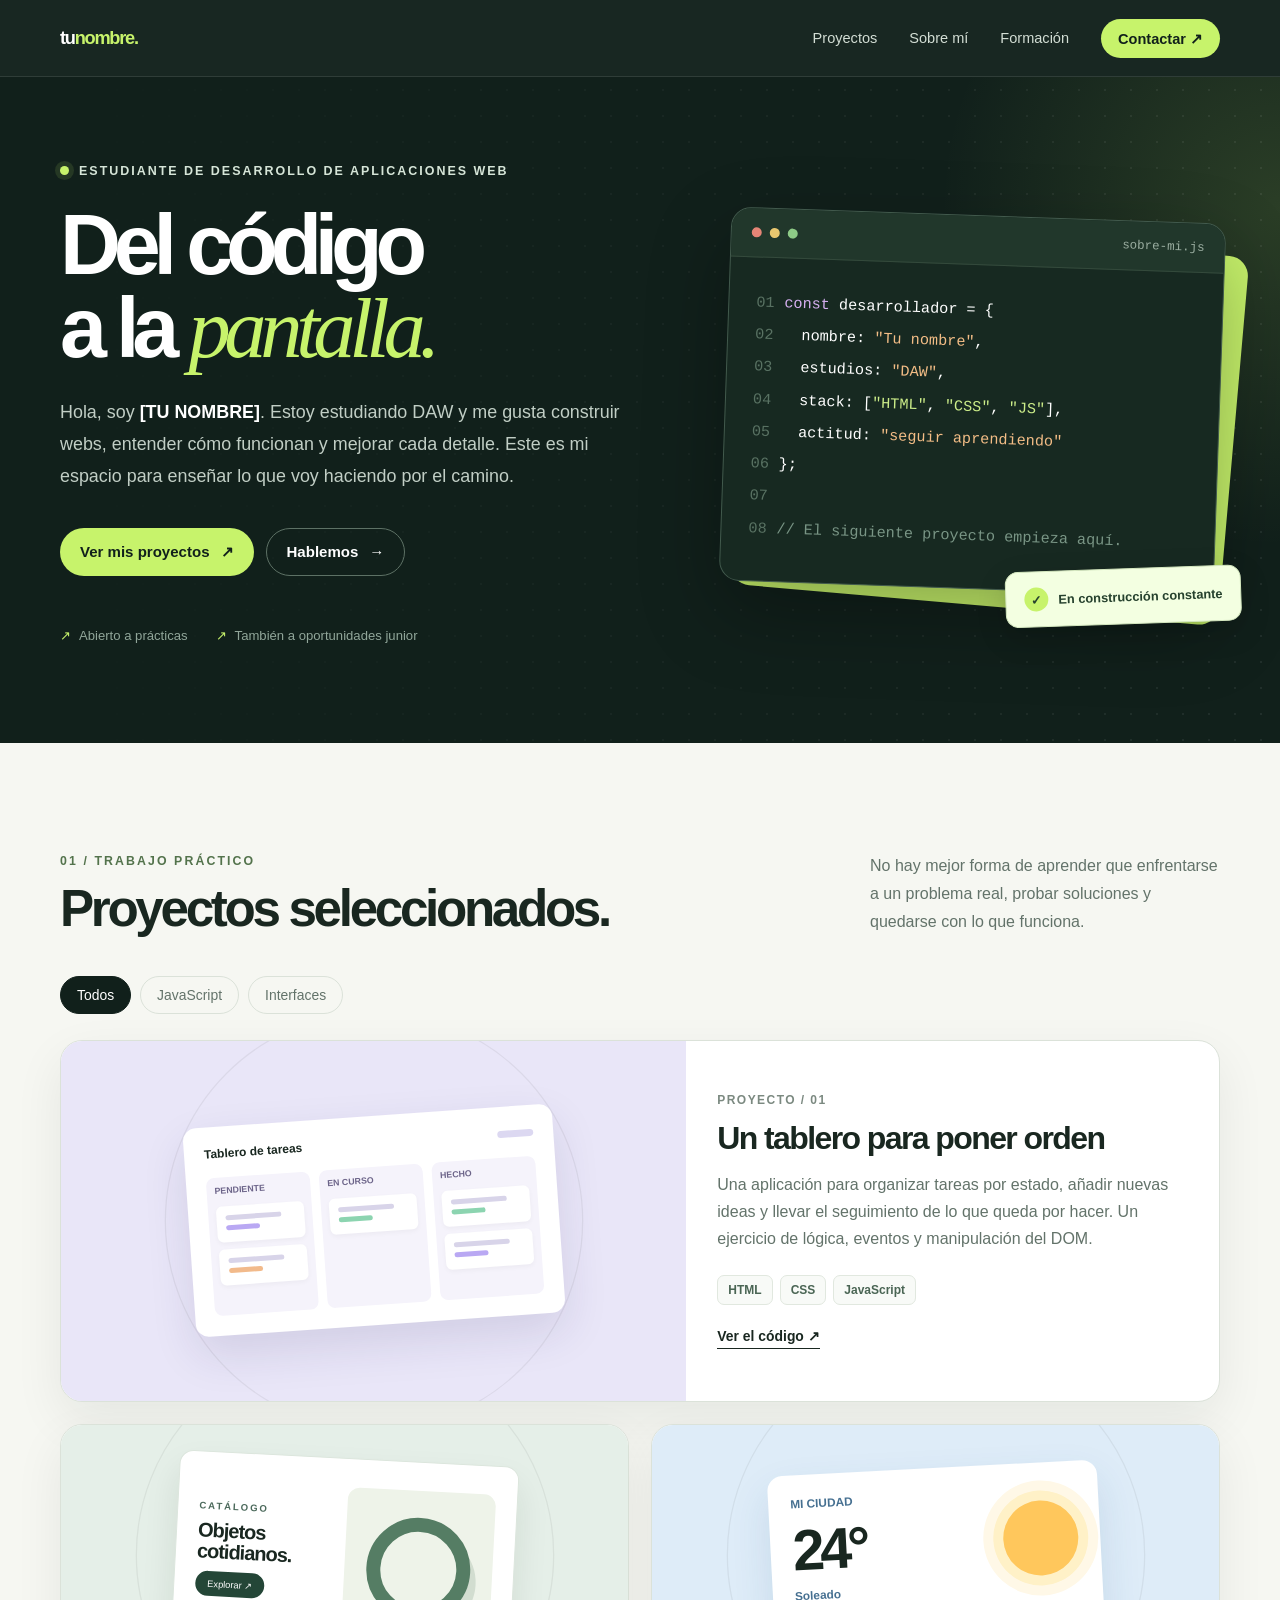
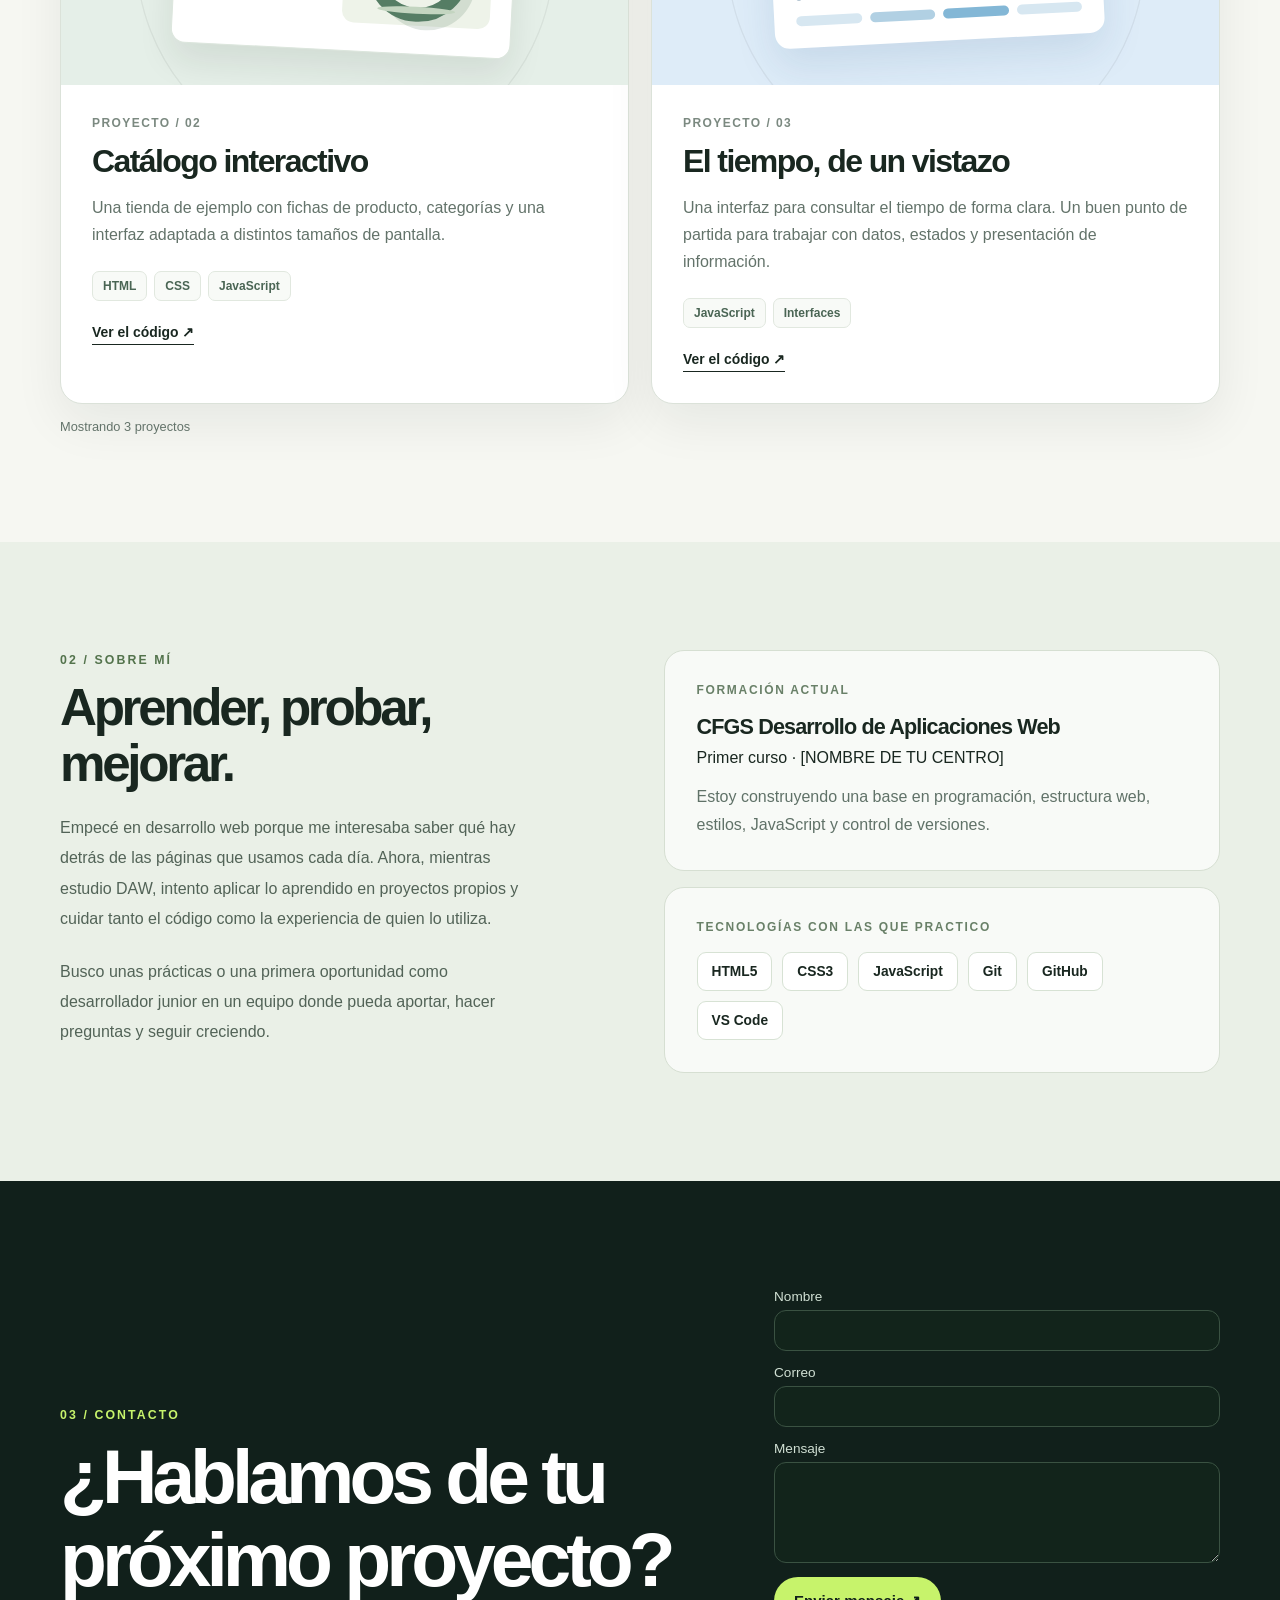
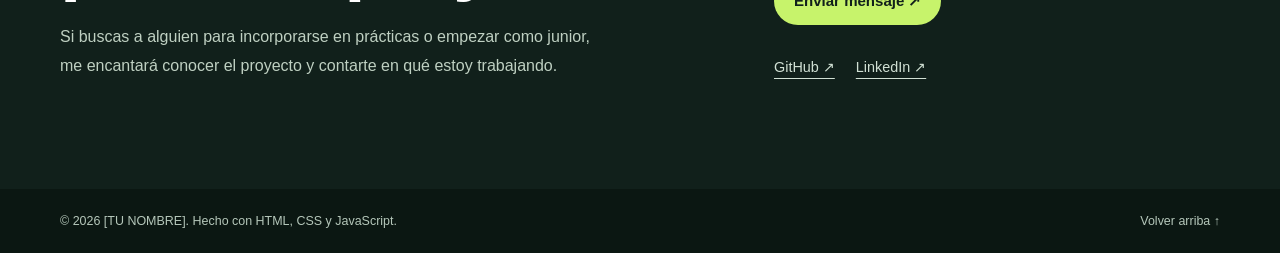
<file: index.html>
<!DOCTYPE html>
<html lang="es">
<head>
  <meta charset="UTF-8">
  <meta name="viewport" content="width=device-width, initial-scale=1.0">
  <meta name="description" content="Portfolio de desarrollo web: proyectos, formación y contacto.">
  <meta name="theme-color" content="#11201b">
  <title>Tu Nombre | Desarrollo web</title>
  <style>
    :root {
      --dark: #11201b;
      --dark-2: #1c3028;
      --paper: #f6f7f2;
      --white: #ffffff;
      --ink: #192720;
      --muted: #63736a;
      --line: #dbe2d9;
      --lime: #c7f36b;
      --radius: 22px;
      --shadow: 0 18px 50px rgba(17, 32, 27, .07);
    }

    * { box-sizing: border-box; }
    html { scroll-behavior: smooth; }
    body { margin: 0; font-family: "Segoe UI", Arial, sans-serif; color: var(--ink); background: var(--paper); }
    a { color: inherit; text-decoration: none; }
    button { font: inherit; cursor: pointer; }
    [hidden] { display: none !important; }
    ::selection { background: var(--lime); color: var(--dark); }
    :focus-visible { outline: 3px solid #75ad34; outline-offset: 4px; }
    section { scroll-margin-top: 90px; }
    .container { width: min(1160px, calc(100% - 44px)); margin: 0 auto; }
    .skip-link { position: absolute; top: -60px; left: 12px; z-index: 200; padding: 12px 16px; background: var(--lime); }
    .skip-link:focus { top: 12px; }

    /* Navegación */
    .site-header { position: sticky; top: 0; z-index: 100; background: rgba(17, 32, 27, .97); backdrop-filter: blur(16px); border-bottom: 1px solid rgba(255,255,255,.1); }
    .nav { min-height: 76px; display: flex; align-items: center; justify-content: space-between; gap: 25px; }
    .logo { color: white; font-size: 1.14rem; font-weight: 800; letter-spacing: -.07em; white-space: nowrap; }
    .logo span { color: var(--lime); }
    .nav-links { display: flex; align-items: center; gap: 32px; }
    .nav-links a { color: #d3ded5; font-size: .91rem; transition: color .2s; }
    .nav-links a:hover, .nav-links a:focus-visible { color: var(--lime); }
    .nav-links .nav-contact { color: var(--dark); background: var(--lime); padding: 11px 17px; border-radius: 100px; font-weight: 700; }
    .nav-links .nav-contact:hover { color: var(--dark); background: #d9ff92; }
    .menu-button { display: none; padding: 9px 12px; color: white; background: transparent; border: 1px solid #4b6156; border-radius: 10px; }

    /* Portada */
    .hero { position: relative; overflow: hidden; color: white; background: var(--dark); }
    .hero::before { content: ""; position: absolute; width: 740px; height: 740px; right: -370px; top: -240px; border-radius: 50%; background: radial-gradient(circle, rgba(199,243,107,.14), transparent 65%); pointer-events: none; }
    .hero::after { content: ""; position: absolute; inset: 0; background-image: radial-gradient(rgba(255,255,255,.07) 1px, transparent 1px); background-size: 26px 26px; mask-image: linear-gradient(90deg, transparent, black); pointer-events: none; }
    .hero-grid { position: relative; z-index: 1; display: grid; grid-template-columns: 1.1fr .9fr; align-items: center; gap: 60px; min-height: 620px; padding: 84px 0 100px; }
    .eyebrow { display: inline-flex; align-items: center; gap: 10px; margin: 0 0 26px; color: #d6e5d8; font-size: .78rem; font-weight: 700; letter-spacing: .16em; text-transform: uppercase; }
    .dot { width: 9px; height: 9px; flex: none; border-radius: 50%; background: var(--lime); box-shadow: 0 0 0 5px rgba(199,243,107,.11); }
    h1, h2, h3, p { margin-top: 0; }
    h1 { margin-bottom: 25px; font-size: clamp(3.5rem, 6.6vw, 6.6rem); line-height: .99; letter-spacing: -.085em; font-weight: 800; }
    h1 em { color: var(--lime); font-family: Georgia, serif; font-weight: 400; letter-spacing: -.075em; }
    .hero-intro { max-width: 570px; color: #c1cec5; font-size: 1.12rem; line-height: 1.8; }
    .hero-intro strong { color: white; font-weight: 650; }
    .hero-actions { display: flex; flex-wrap: wrap; gap: 12px; margin-top: 35px; }
    .button { display: inline-flex; justify-content: center; align-items: center; gap: 11px; min-height: 48px; padding: 13px 20px; border-radius: 100px; font-size: .94rem; font-weight: 750; transition: transform .2s, background .2s, border-color .2s; }
    .button:hover { transform: translateY(-2px); }
    .button-primary { color: var(--dark); background: var(--lime); }
    .button-primary:hover { background: #ddff9b; }
    .button-secondary { color: white; border: 1px solid #5d7165; }
    .button-secondary:hover { border-color: var(--lime); }
    .hero-footer { display: flex; flex-wrap: wrap; gap: 16px 28px; margin-top: 52px; color: #91a69a; font-size: .82rem; }
    .hero-footer span::before { content: "↗"; color: var(--lime); margin-right: 8px; }

    /* Una ventana de código creada con HTML y CSS */
    .visual { position: relative; min-width: 0; transform: rotate(2deg); }
    .visual::before { content: ""; position: absolute; z-index: -1; inset: 20px -15px -16px 20px; background: var(--lime); border-radius: 20px; transform: rotate(3deg); }
    .editor { overflow: hidden; border: 1px solid #425a4d; border-radius: 20px; background: #172921; box-shadow: 0 30px 80px rgba(0,0,0,.3); }
    .editor-bar { display: flex; align-items: center; gap: 8px; padding: 17px 20px; border-bottom: 1px solid #344a3c; background: #21372b; }
    .editor-bar i { width: 10px; height: 10px; border-radius: 50%; background: #e58576; }
    .editor-bar i:nth-child(2) { background: #e8c76f; }
    .editor-bar i:nth-child(3) { background: #8ecb87; }
    .editor-title { margin-left: auto; color: #9baea1; font: .78rem Consolas, monospace; }
    .editor-body { padding: 29px 27px 36px; font: clamp(.78rem, 1.3vw, .95rem)/2.12 Consolas, "Courier New", monospace; white-space: nowrap; }
    .editor-body .line-number { display: inline-block; width: 28px; color: #597263; user-select: none; }
    .syntax-purple { color: #d7b0f2; }
    .syntax-lime { color: #cced89; }
    .syntax-orange { color: #f3bd86; }
    .syntax-comment { color: #799585; }
    .editor-note { position: absolute; right: -28px; bottom: -30px; display: flex; align-items: center; gap: 10px; padding: 15px 18px; border: 1px solid #d4e7bf; border-radius: 13px; background: #f3ffe1; color: #25412d; font-size: .8rem; font-weight: 750; box-shadow: 0 10px 30px rgba(0,0,0,.15); transform: rotate(-4deg); }
    .editor-note::before { content: "✓"; display: grid; place-items: center; width: 24px; height: 24px; border-radius: 50%; background: var(--lime); }

    /* Secciones */
    .section { padding: 108px 0; }
    .section-heading { display: flex; align-items: end; justify-content: space-between; gap: 28px; margin-bottom: 40px; }
    .kicker { color: #53734c; font-size: .77rem; font-weight: 800; letter-spacing: .17em; text-transform: uppercase; }
    .section h2 { margin: 12px 0 0; font-size: clamp(2.4rem, 4vw, 4.3rem); letter-spacing: -.065em; line-height: 1.08; }
    .section-subtitle { max-width: 350px; margin: 0; color: var(--muted); line-height: 1.75; }

    /* Filtros y proyectos */
    .filters { display: flex; flex-wrap: wrap; gap: 9px; margin-bottom: 26px; }
    .filter { padding: 10px 16px; border: 1px solid var(--line); border-radius: 100px; background: transparent; color: var(--muted); font-size: .87rem; }
    .filter[aria-pressed="true"] { border-color: var(--dark); background: var(--dark); color: white; }
    .projects-grid { display: grid; grid-template-columns: repeat(2, minmax(0,1fr)); gap: 22px; }
    .project { overflow: hidden; border: 1px solid var(--line); border-radius: var(--radius); background: white; box-shadow: var(--shadow); transition: transform .25s, box-shadow .25s; }
    .project:hover { transform: translateY(-5px); box-shadow: 0 24px 50px rgba(17,32,27,.12); }
    .project-featured { display: grid; grid-template-columns: 1.08fr .92fr; grid-column: 1 / -1; min-height: 360px; }
    .project-preview { display: grid; place-items: center; min-height: 260px; padding: 25px; position: relative; overflow: hidden; }
    .project-featured .project-preview { min-height: 360px; }
    .project-preview::before { content: ""; position: absolute; width: 320px; height: 320px; border: 1px solid rgba(0,0,0,.06); border-radius: 50%; transform: scale(1.3); }
    .preview-board { background: #e9e6f8; }
    .preview-shop { background: #e5efe8; }
    .preview-weather { background: #deecf8; }
    .mini-board { position: relative; width: min(100%, 370px); padding: 20px; border-radius: 13px; background: #fff; box-shadow: 0 18px 45px rgba(38,31,90,.12); transform: rotate(-4deg); }
    .mini-title { display: flex; justify-content: space-between; align-items: center; margin-bottom: 17px; font-size: .75rem; font-weight: 800; }
    .mini-title span { display: inline-block; width: 36px; height: 7px; border-radius: 10px; background: #dcd8f1; }
    .kanban { display: grid; grid-template-columns: repeat(3,1fr); gap: 9px; }
    .kanban-col { min-height: 138px; padding: 8px; border-radius: 8px; background: #f5f3fb; }
    .kanban-label { margin-bottom: 11px; font-size: .55rem; font-weight: 800; color: #6c6489; }
    .task { height: 36px; margin-bottom: 7px; padding: 9px; border-radius: 6px; background: #fff; box-shadow: 0 2px 5px rgba(0,0,0,.04); }
    .task::before, .task::after { content: ""; display: block; width: 80%; height: 5px; border-radius: 8px; background: #d8d4e9; }
    .task::after { width: 48%; margin-top: 5px; background: #b9a8f3; }
    .task.green::after { background: #8cd4b0; }
    .task.orange::after { background: #f2ba8b; }
    .mini-shop { position: relative; display: grid; grid-template-columns: 1fr 1fr; align-items: center; width: min(100%, 340px); height: 193px; padding: 21px; border: 1px solid #dce6dd; border-radius: 14px; background: #fff; transform: rotate(3deg); box-shadow: 0 18px 35px rgba(17,32,27,.09); }
    .shop-label { color: #4b695b; font-size: .6rem; letter-spacing: .2em; font-weight: 800; }
    .shop-name { margin: 9px 0; font-size: 1.25rem; font-weight: 800; line-height: 1.05; letter-spacing: -.05em; }
    .shop-button { display: inline-block; padding: 7px 12px; border-radius: 100px; background: #244637; color: #fff; font-size: .58rem; }
    .shop-object { position: relative; height: 135px; border-radius: 12px; background: #eef3e9; }
    .shop-object::before { content: ""; position: absolute; top: 27px; left: 50%; width: 76px; height: 76px; border: 14px solid #557d64; border-radius: 50%; transform: translateX(-50%); box-shadow: 10px 12px 0 -4px rgba(23,72,39,.13); }
    .shop-object::after { content: ""; position: absolute; bottom: 12px; left: 50%; width: 78px; height: 7px; border-radius: 50%; background: #c3d5c0; transform: translateX(-50%); }
    .mini-weather { position: relative; width: min(100%, 330px); padding: 22px; border-radius: 15px; background: #fff; box-shadow: 0 18px 40px rgba(35,83,128,.12); transform: rotate(-3deg); }
    .weather-top { display: flex; align-items: center; justify-content: space-between; gap: 15px; }
    .weather-place { color: #467091; font-size: .74rem; font-weight: 800; }
    .weather-temp { margin: 6px 0; font-size: 3.6rem; font-weight: 750; letter-spacing: -.08em; }
    .sun { width: 75px; height: 75px; border-radius: 50%; background: #ffc75c; box-shadow: 0 0 0 10px #fff1c7, 0 0 0 20px #fff8e7; }
    .weather-bars { display: flex; gap: 8px; margin-top: 13px; }
    .weather-bars span { height: 10px; flex: 1; border-radius: 5px; background: #d7e7f1; }
    .weather-bars span:nth-child(2) { background: #b1d0e3; }
    .weather-bars span:nth-child(3) { background: #83b7d6; }
    .project-body { display: flex; flex-direction: column; justify-content: center; padding: 31px; }
    .project-index { color: #7b8980; font-size: .75rem; font-weight: 800; letter-spacing: .12em; }
    .project h3 { margin: 13px 0 14px; font-size: clamp(1.55rem, 2.5vw, 2.1rem); letter-spacing: -.05em; }
    .project-description { color: var(--muted); line-height: 1.7; }
    .tags { display: flex; flex-wrap: wrap; gap: 7px; margin: 7px 0 23px; }
    .tag { padding: 7px 10px; border: 1px solid #e1e8df; border-radius: 7px; color: #4a6554; background: #f8faf7; font-size: .75rem; font-weight: 650; }
    .project-link { width: fit-content; padding-bottom: 4px; border-bottom: 1px solid currentColor; font-weight: 800; font-size: .87rem; }
    .project-link:hover { color: #42712d; }
    .filter-status { margin: 15px 0 0; color: var(--muted); font-size: .8rem; }

    /* Formación y habilidades */
    .about { background: #eaf0e7; }
    .about-grid { display: grid; grid-template-columns: .95fr 1.05fr; gap: 100px; align-items: start; }
    .about-copy { margin-top: 22px; max-width: 480px; color: #526357; line-height: 1.9; }
    .about-card { padding: 32px; border: 1px solid #d6dfd2; border-radius: 20px; background: rgba(255,255,255,.67); }
    .about-card + .about-card { margin-top: 16px; }
    .card-overline { margin-bottom: 17px; color: #698068; font-size: .75rem; letter-spacing: .14em; text-transform: uppercase; font-weight: 800; }
    .about-card h3 { margin-bottom: 9px; font-size: 1.35rem; letter-spacing: -.04em; }
    .about-card p:last-child { margin-bottom: 0; color: #607268; line-height: 1.7; }
    .skill-list { display: flex; flex-wrap: wrap; gap: 10px; margin-top: 18px; }
    .skill { padding: 11px 14px; border-radius: 9px; background: #fff; border: 1px solid #d7e2d4; font-size: .86rem; font-weight: 700; }

    /* Contacto y pie */
    .contact { background: var(--dark); color: white; }
    .contact-inner { display: grid; grid-template-columns: 1.2fr .8fr; align-items: end; gap: 45px; }
    .contact .kicker { color: var(--lime); }
    .contact h2 { max-width: 620px; font-size: clamp(3rem, 6vw, 6rem); }
    .contact p { max-width: 540px; margin: 22px 0 0; color: #bfd0c2; line-height: 1.8; }
    .contact-actions { display: flex; flex-direction: column; align-items: flex-start; gap: 20px; padding-bottom: 6px; }
    .contact-form { display: grid; gap: 14px; width: 100%; }
    .contact-form label { display: grid; gap: 6px; font-size: .85rem; color: #d1e0d4; }
    .contact-form input, .contact-form textarea { width: 100%; padding: 12px 14px; border: 1px solid #3a5242; border-radius: 12px; background: #12241b; color: white; font: inherit; }
    .contact-form input:focus, .contact-form textarea:focus { outline: 2px solid var(--lime); }
    .contact-form button { justify-self: start; cursor: pointer; border: 0; }
    .contact .form-status { margin: 0; font-size: .9rem; color: var(--lime); }
    .socials { display: flex; flex-wrap: wrap; gap: 21px; }
    .socials a { color: #d1e0d4; font-size: .9rem; text-decoration: underline; text-underline-offset: 6px; }
    .socials a:hover { color: var(--lime); }
    .footer { padding: 25px 0; color: #b5c7ba; background: #0b1712; font-size: .78rem; }
    .footer-inner { display: flex; align-items: center; justify-content: space-between; gap: 14px; }
    .footer p { margin: 0; }

    @media (max-width: 920px) {
      .hero-grid { gap: 42px; grid-template-columns: 1fr; padding: 70px 0 90px; }
      .hero-copy { max-width: 690px; }
      .visual { width: min(490px, calc(100% - 20px)); margin: 0 auto; }
      .about-grid { gap: 50px; }
      .editor-body { font-size: .9rem; }
    }
    @media (max-width: 680px) {
      .container { width: min(100% - 32px, 1160px); }
      .nav { min-height: 66px; }
      .menu-button { display: inline-block; }
      .nav-links { display: none; position: absolute; top: 66px; left: 0; right: 0; padding: 22px; align-items: stretch; flex-direction: column; gap: 22px; background: #182920; border-bottom: 1px solid #3b5144; }
      .nav-links.open { display: flex; }
      .nav-links .nav-contact { text-align: center; }
      .hero-grid { min-height: auto; padding: 62px 0 84px; }
      h1 { font-size: clamp(3.15rem, 12vw, 4.9rem); }
      .hero-intro { font-size: 1rem; }
      .hero-footer { margin-top: 33px; }
      .visual { margin-top: 10px; }
      .editor-note { right: -8px; bottom: -25px; }
      .section { padding: 75px 0; }
      .section-heading { display: block; }
      .section-subtitle { margin-top: 18px; }
      .projects-grid { grid-template-columns: 1fr; }
      .project-featured { grid-column: auto; display: block; }
      .project-featured .project-preview { min-height: 270px; }
      .about-grid, .contact-inner { grid-template-columns: 1fr; gap: 28px; }
      .about-card { padding: 25px; }
      .contact-actions { align-items: flex-start; }
      .footer-inner { align-items: flex-start; flex-direction: column; }
    }
    @media (prefers-reduced-motion: reduce) {
      html { scroll-behavior: auto; }
      *, *::before, *::after { transition: none !important; animation: none !important; }
    }
  </style>
</head>
<body>
  <a class="skip-link" href="#contenido">Ir al contenido</a>

  <header class="site-header">
    <nav class="container nav" aria-label="Navegación principal">
      <a class="logo" href="#inicio" aria-label="Volver al inicio">tu<span>nombre.</span></a>
      <button class="menu-button" id="menuButton" aria-controls="navLinks" aria-expanded="false" type="button">Menú ☰</button>
      <div class="nav-links" id="navLinks">
        <a href="#proyectos">Proyectos</a>
        <a href="#sobre-mi">Sobre mí</a>
        <a href="#formacion">Formación</a>
        <a class="nav-contact" href="#contacto">Contactar ↗</a>
      </div>
    </nav>
  </header>

  <main id="contenido">
    <section class="hero" id="inicio" aria-labelledby="hero-title">
      <div class="container hero-grid">
        <div class="hero-copy">
          <p class="eyebrow"><span class="dot" aria-hidden="true"></span> Estudiante de Desarrollo de Aplicaciones Web</p>
          <h1 id="hero-title">Del código<br>a la <em>pantalla.</em></h1>
          <p class="hero-intro">Hola, soy <strong>[TU NOMBRE]</strong>. Estoy estudiando DAW y me gusta construir webs, entender cómo funcionan y mejorar cada detalle. Este es mi espacio para enseñar lo que voy haciendo por el camino.</p>
          <div class="hero-actions">
            <a class="button button-primary" href="#proyectos">Ver mis proyectos <span aria-hidden="true">↗</span></a>
            <a class="button button-secondary" href="#contacto">Hablemos <span aria-hidden="true">→</span></a>
          </div>
          <div class="hero-footer"><span>Abierto a prácticas</span><span>También a oportunidades junior</span></div>
        </div>

        <div class="visual" aria-label="Ilustración de un editor de código">
          <div class="editor" aria-hidden="true">
            <div class="editor-bar"><i></i><i></i><i></i><span class="editor-title">sobre-mi.js</span></div>
            <div class="editor-body">
              <div><span class="line-number">01</span><span class="syntax-purple">const</span> desarrollador = {</div>
              <div><span class="line-number">02</span>&nbsp; nombre: <span class="syntax-orange">"Tu nombre"</span>,</div>
              <div><span class="line-number">03</span>&nbsp; estudios: <span class="syntax-orange">"DAW"</span>,</div>
              <div><span class="line-number">04</span>&nbsp; stack: [<span class="syntax-lime">"HTML"</span>, <span class="syntax-lime">"CSS"</span>, <span class="syntax-lime">"JS"</span>],</div>
              <div><span class="line-number">05</span>&nbsp; actitud: <span class="syntax-orange">"seguir aprendiendo"</span></div>
              <div><span class="line-number">06</span>};</div>
              <div><span class="line-number">07</span>&nbsp;</div>
              <div><span class="line-number">08</span><span class="syntax-comment">// El siguiente proyecto empieza aquí.</span></div>
            </div>
          </div>
          <div class="editor-note">En construcción constante</div>
        </div>
      </div>
    </section>

    <section class="section" id="proyectos" aria-labelledby="proyectos-title">
      <div class="container">
        <div class="section-heading reveal">
          <div><span class="kicker">01 / Trabajo práctico</span><h2 id="proyectos-title">Proyectos seleccionados<span aria-hidden="true">.</span></h2></div>
          <p class="section-subtitle">No hay mejor forma de aprender que enfrentarse a un problema real, probar soluciones y quedarse con lo que funciona.</p>
        </div>

        <!-- EJEMPLOS: reemplaza estos tres proyectos, descripciones y enlaces por los tuyos antes de publicar. -->
        <div class="filters" role="group" aria-label="Filtrar proyectos">
          <button class="filter" data-filter="todos" aria-pressed="true" type="button">Todos</button>
          <button class="filter" data-filter="javascript" aria-pressed="false" type="button">JavaScript</button>
          <button class="filter" data-filter="interfaces" aria-pressed="false" type="button">Interfaces</button>
        </div>

        <div class="projects-grid" id="projectsGrid">
          <article class="project project-featured reveal" data-category="javascript interfaces">
            <div class="project-preview preview-board" aria-hidden="true">
              <div class="mini-board">
                <div class="mini-title">Tablero de tareas <span></span></div>
                <div class="kanban">
                  <div class="kanban-col"><div class="kanban-label">PENDIENTE</div><div class="task"></div><div class="task orange"></div></div>
                  <div class="kanban-col"><div class="kanban-label">EN CURSO</div><div class="task green"></div></div>
                  <div class="kanban-col"><div class="kanban-label">HECHO</div><div class="task green"></div><div class="task"></div></div>
                </div>
              </div>
            </div>
            <div class="project-body">
              <span class="project-index">PROYECTO / 01</span>
              <h3>Un tablero para poner orden</h3>
              <p class="project-description">Una aplicación para organizar tareas por estado, añadir nuevas ideas y llevar el seguimiento de lo que queda por hacer. Un ejercicio de lógica, eventos y manipulación del DOM.</p>
              <div class="tags"><span class="tag">HTML</span><span class="tag">CSS</span><span class="tag">JavaScript</span></div>
              <a class="project-link" href="https://github.com/TU_USUARIO/REPOSITORIO_1" target="_blank" rel="noopener noreferrer" aria-label="Ver el código del proyecto 1 en GitHub">Ver el código ↗</a>
            </div>
          </article>

          <article class="project reveal" data-category="interfaces javascript">
            <div class="project-preview preview-shop" aria-hidden="true">
              <div class="mini-shop"><div><div class="shop-label">CATÁLOGO</div><div class="shop-name">Objetos<br>cotidianos.</div><span class="shop-button">Explorar ↗</span></div><div class="shop-object"></div></div>
            </div>
            <div class="project-body">
              <span class="project-index">PROYECTO / 02</span>
              <h3>Catálogo interactivo</h3>
              <p class="project-description">Una tienda de ejemplo con fichas de producto, categorías y una interfaz adaptada a distintos tamaños de pantalla.</p>
              <div class="tags"><span class="tag">HTML</span><span class="tag">CSS</span><span class="tag">JavaScript</span></div>
              <a class="project-link" href="https://github.com/TU_USUARIO/REPOSITORIO_2" target="_blank" rel="noopener noreferrer" aria-label="Ver el código del proyecto 2 en GitHub">Ver el código ↗</a>
            </div>
          </article>

          <article class="project reveal" data-category="javascript">
            <div class="project-preview preview-weather" aria-hidden="true">
              <div class="mini-weather"><div class="weather-top"><div><div class="weather-place">MI CIUDAD</div><div class="weather-temp">24°</div><div class="weather-place">Soleado</div></div><div class="sun"></div></div><div class="weather-bars"><span></span><span></span><span></span><span></span></div></div>
            </div>
            <div class="project-body">
              <span class="project-index">PROYECTO / 03</span>
              <h3>El tiempo, de un vistazo</h3>
              <p class="project-description">Una interfaz para consultar el tiempo de forma clara. Un buen punto de partida para trabajar con datos, estados y presentación de información.</p>
              <div class="tags"><span class="tag">JavaScript</span><span class="tag">Interfaces</span></div>
              <a class="project-link" href="https://github.com/TU_USUARIO/REPOSITORIO_3" target="_blank" rel="noopener noreferrer" aria-label="Ver el código del proyecto 3 en GitHub">Ver el código ↗</a>
            </div>
          </article>
        </div>
        <p class="filter-status" id="filterStatus" aria-live="polite">Mostrando 3 proyectos</p>
      </div>
    </section>

    <section class="section about" id="sobre-mi" aria-labelledby="about-title">
      <div class="container about-grid">
        <div class="reveal">
          <span class="kicker">02 / Sobre mí</span>
          <h2 id="about-title">Aprender, probar, mejorar.</h2>
          <p class="about-copy">Empecé en desarrollo web porque me interesaba saber qué hay detrás de las páginas que usamos cada día. Ahora, mientras estudio DAW, intento aplicar lo aprendido en proyectos propios y cuidar tanto el código como la experiencia de quien lo utiliza.</p>
          <p class="about-copy">Busco unas prácticas o una primera oportunidad como desarrollador junior en un equipo donde pueda aportar, hacer preguntas y seguir creciendo.</p>
        </div>
        <div id="formacion" class="reveal">
          <div class="about-card">
            <p class="card-overline">Formación actual</p>
            <h3>CFGS Desarrollo de Aplicaciones Web</h3>
            <p>Primer curso · [NOMBRE DE TU CENTRO]</p>
            <p>Estoy construyendo una base en programación, estructura web, estilos, JavaScript y control de versiones.</p>
          </div>
          <div class="about-card">
            <p class="card-overline">Tecnologías con las que practico</p>
            <div class="skill-list" aria-label="Tecnologías"><span class="skill">HTML5</span><span class="skill">CSS3</span><span class="skill">JavaScript</span><span class="skill">Git</span><span class="skill">GitHub</span><span class="skill">VS Code</span></div>
          </div>
        </div>
      </div>
    </section>

    <section class="section contact" id="contacto" aria-labelledby="contact-title">
      <div class="container contact-inner">
        <div class="reveal">
          <span class="kicker">03 / Contacto</span>
          <h2 id="contact-title">¿Hablamos de tu próximo proyecto?</h2>
          <p>Si buscas a alguien para incorporarse en prácticas o empezar como junior, me encantará conocer el proyecto y contarte en qué estoy trabajando.</p>
        </div>
        <div class="contact-actions reveal">
          <form class="contact-form" id="contact-form" action="https://formsubmit.co/cyuste@gmail.com" method="POST">
            <label>Nombre <input type="text" name="name" required maxlength="100" autocomplete="name"></label>
            <label>Correo <input type="email" name="email" required maxlength="150" autocomplete="email"></label>
            <label>Mensaje <textarea name="message" rows="5" required maxlength="2000"></textarea></label>
            <input type="hidden" name="_subject" value="Nuevo mensaje desde tu portfolio">
            <input type="hidden" name="_captcha" value="false">
            <input type="text" name="_honey" tabindex="-1" autocomplete="off" style="display:none">
            <button class="button button-primary" type="submit">Enviar mensaje ↗</button>
            <p class="form-status" id="form-status" role="status" aria-live="polite"></p>
          </form>
          <div class="socials">
            <a href="https://github.com/TU_USUARIO" target="_blank" rel="noopener noreferrer">GitHub ↗</a>
            <a href="https://www.linkedin.com/in/TU_PERFIL" target="_blank" rel="noopener noreferrer">LinkedIn ↗</a>
          </div>
        </div>
      </div>
    </section>
  </main>

  <footer class="footer">
    <div class="container footer-inner">
      <p>© <span id="year"></span> [TU NOMBRE]. Hecho con HTML, CSS y JavaScript.</p>
      <a href="#inicio">Volver arriba ↑</a>
    </div>
  </footer>

  <script>
    // Menú para pantallas pequeñas
    const menuButton = document.getElementById("menuButton");
    const navLinks = document.getElementById("navLinks");

    function cerrarMenu() {
      navLinks.classList.remove("open");
      menuButton.setAttribute("aria-expanded", "false");
    }

    menuButton.addEventListener("click", () => {
      const abierto = navLinks.classList.toggle("open");
      menuButton.setAttribute("aria-expanded", String(abierto));
    });
    navLinks.querySelectorAll("a").forEach(enlace => {
      enlace.addEventListener("click", cerrarMenu);
    });
    document.addEventListener("keydown", evento => {
      if (evento.key === "Escape") cerrarMenu();
    });

    // Filtros de proyectos
    const filtros = document.querySelectorAll("[data-filter]");
    const proyectos = document.querySelectorAll(".project");
    const filterStatus = document.getElementById("filterStatus");

    filtros.forEach(boton => {
      boton.addEventListener("click", () => {
        const categoria = boton.dataset.filter;
        filtros.forEach(filtro => {
          filtro.setAttribute("aria-pressed", String(filtro === boton));
        });

        let visibles = 0;
        proyectos.forEach(proyecto => {
          const categorias = proyecto.dataset.category.split(" ");
          const mostrar = categoria === "todos" || categorias.includes(categoria);
          proyecto.hidden = !mostrar;
          if (mostrar) visibles++;
        });
        filterStatus.textContent = `Mostrando ${visibles} ${visibles === 1 ? "proyecto" : "proyectos"}`;
      });
    });

    // Envío del formulario de contacto sin recargar la página
    const form = document.getElementById("contact-form");
    const formStatus = document.getElementById("form-status");
    form.addEventListener("submit", async evento => {
      evento.preventDefault();
      formStatus.textContent = "Enviando...";
      try {
        const respuesta = await fetch("https://formsubmit.co/ajax/cyuste@gmail.com", {
          method: "POST",
          headers: { Accept: "application/json" },
          body: new FormData(form)
        });
        if (!respuesta.ok) throw new Error();
        form.reset();
        formStatus.textContent = "¡Mensaje enviado! Te responderé pronto.";
      } catch {
        formStatus.textContent = "No se pudo enviar. Inténtalo de nuevo o escribe a cyuste@gmail.com.";
      }
    });

    // Año actualizado automáticamente
    document.getElementById("year").textContent = new Date().getFullYear();

  </script>
</body>
</html>
</file>
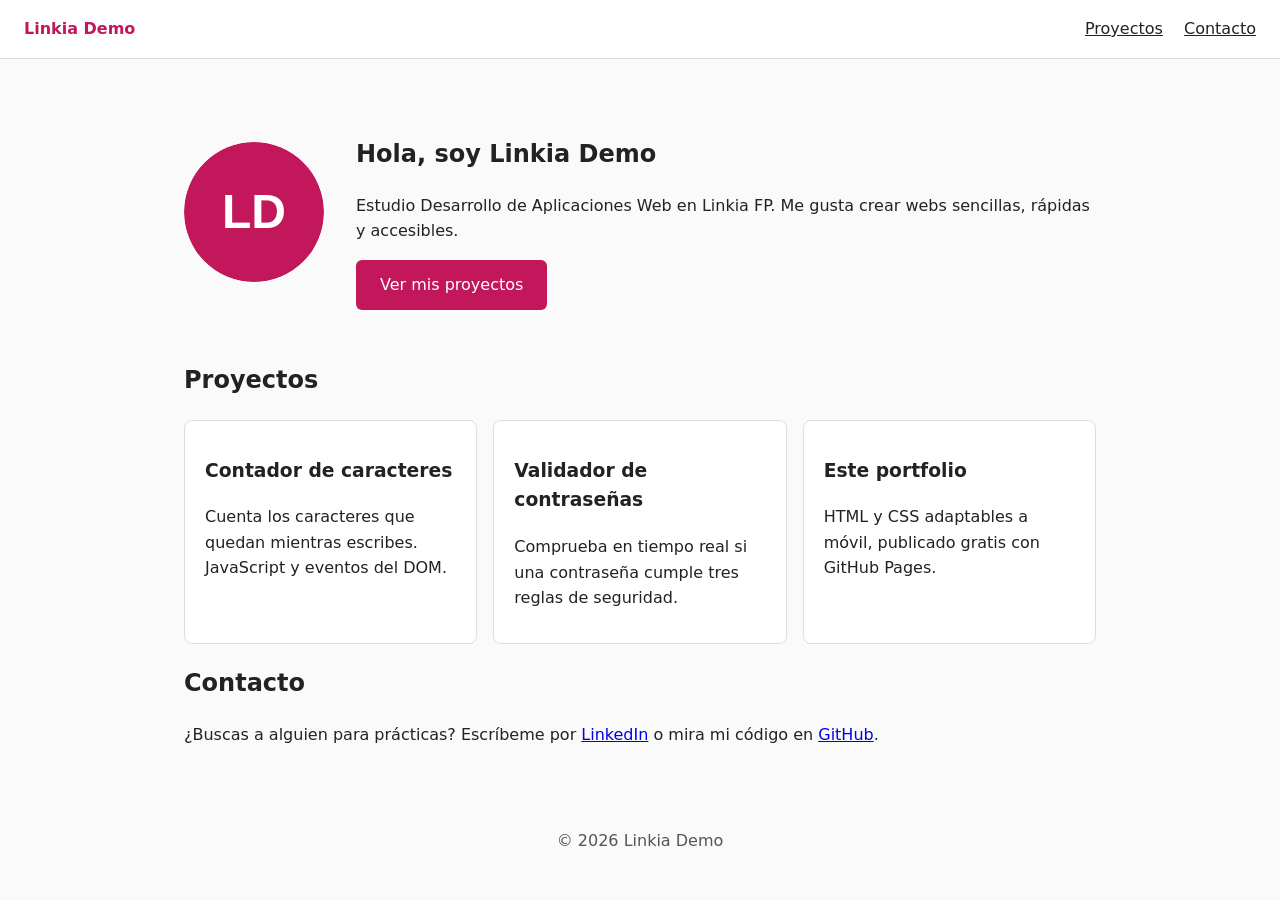
<file: index_con_error.html>
<!DOCTYPE html>
<html lang="es">
<head>
  <meta charset="utf-8">
  <meta name="viewport" content="width=device-width, initial-scale=1">
  <title>Linkia Demo · Estudiante de DAW</title>
  <meta name="description" content="Portfolio de Linkia Demo, estudiante de Desarrollo de Aplicaciones Web en Linkia FP.">
  <link rel="icon" href="avatar.svg">
  <link rel="stylesheet" href="estilos.css">
</head>
<body>
  <header class="cabecera">
    <a class="logo" href="#inicio">Linkia Demo</a>
    <nav>
      <a href="#proyectos">Proyectos</a>
      <a href="#contacto">Contacto</a>
    </nav>
  </header>

  <main>
    <section id="inicio" class="presentacion">
      <img src="avatar.svg" width="140" height="140">
      <div>
        <h1>Hola, soy Linkia Demo</h1>
        <p>Estudio Desarrollo de Aplicaciones Web en Linkia FP. Me gusta crear webs sencillas, rápidas y accesibles.</p>
        <a class="boton" href="#proyectos">Ver mis proyectos</a>
      </div>
    </section>

    <section id="proyectos">
      <h2>Proyectos</h2>
      <div class="tarjetas">
        <article class="tarjeta">
          <h3>Contador de caracteres</h3>
          <p>Cuenta los caracteres que quedan mientras escribes. JavaScript y eventos del DOM.</p>
        </article>
        <article class="tarjeta">
          <h3>Validador de contraseñas</h3>
          <p>Comprueba en tiempo real si una contraseña cumple tres reglas de seguridad.</p>
        </article>
        <article class="tarjeta">
          <h3>Este portfolio</h3>
          <p>HTML y CSS adaptables a móvil, publicado gratis con GitHub Pages.</p>
        </article>
      </div>
    </section>

    <section id="contacto">
      <h2>Contacto</h2>
      <p>¿Buscas a alguien para prácticas? Escríbeme por <a href="https://www.linkedin.com/in/tu-usuario">LinkedIn</a> o mira mi código en <a href="https://github.com/linkia-demo-carlos">GitHub</a>.</p>
    </section>
  </main>

  <footer>
    <p>© 2026 Linkia Demo</p>
  </footer>
</body>
</html>
</file>
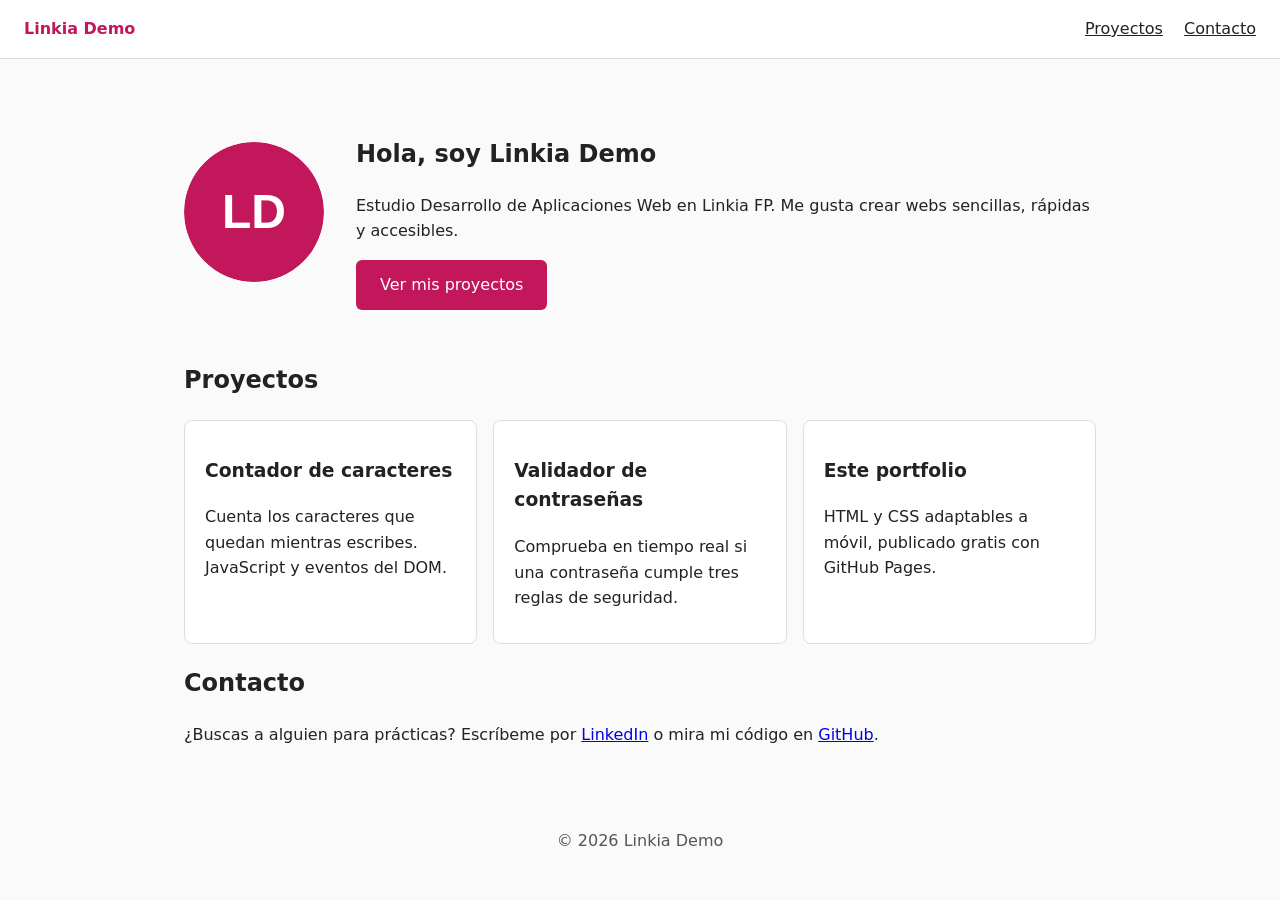
<file: index_old.html>
<!DOCTYPE html>
<html lang="es">
<head>
  <meta charset="utf-8">
  <meta name="viewport" content="width=device-width, initial-scale=1">
  <title>Linkia Demo · Estudiante de DAW</title>
  <meta name="description" content="Portfolio de Linkia Demo, estudiante de Desarrollo de Aplicaciones Web en Linkia FP.">
  <link rel="icon" href="avatar.svg">
  <link rel="stylesheet" href="estilos.css">
</head>
<body>
  <header class="cabecera">
    <a class="logo" href="#inicio">Linkia Demo</a>
    <nav>
      <a href="#proyectos">Proyectos</a>
      <a href="#contacto">Contacto</a>
    </nav>
  </header>

  <main>
    <section id="inicio" class="presentacion">
      <img src="avatar.svg" alt="Avatar con las iniciales LD" width="140" height="140">
      <div>
        <h1>Hola, soy Linkia Demo</h1>
        <p>Estudio Desarrollo de Aplicaciones Web en Linkia FP. Me gusta crear webs sencillas, rápidas y accesibles.</p>
        <a class="boton" href="#proyectos">Ver mis proyectos</a>
      </div>
    </section>

    <section id="proyectos">
      <h2>Proyectos</h2>
      <div class="tarjetas">
        <article class="tarjeta">
          <h3>Contador de caracteres</h3>
          <p>Cuenta los caracteres que quedan mientras escribes. JavaScript y eventos del DOM.</p>
        </article>
        <article class="tarjeta">
          <h3>Validador de contraseñas</h3>
          <p>Comprueba en tiempo real si una contraseña cumple tres reglas de seguridad.</p>
        </article>
        <article class="tarjeta">
          <h3>Este portfolio</h3>
          <p>HTML y CSS adaptables a móvil, publicado gratis con GitHub Pages.</p>
        </article>
      </div>
    </section>

    <section id="contacto">
      <h2>Contacto</h2>
      <p>¿Buscas a alguien para prácticas? Escríbeme por <a href="https://www.linkedin.com/in/tu-usuario">LinkedIn</a> o mira mi código en <a href="https://github.com/linkia-demo-carlos">GitHub</a>.</p>
    </section>
  </main>

  <footer>
    <p>© 2026 Linkia Demo</p>
  </footer>
</body>
</html>
</file>
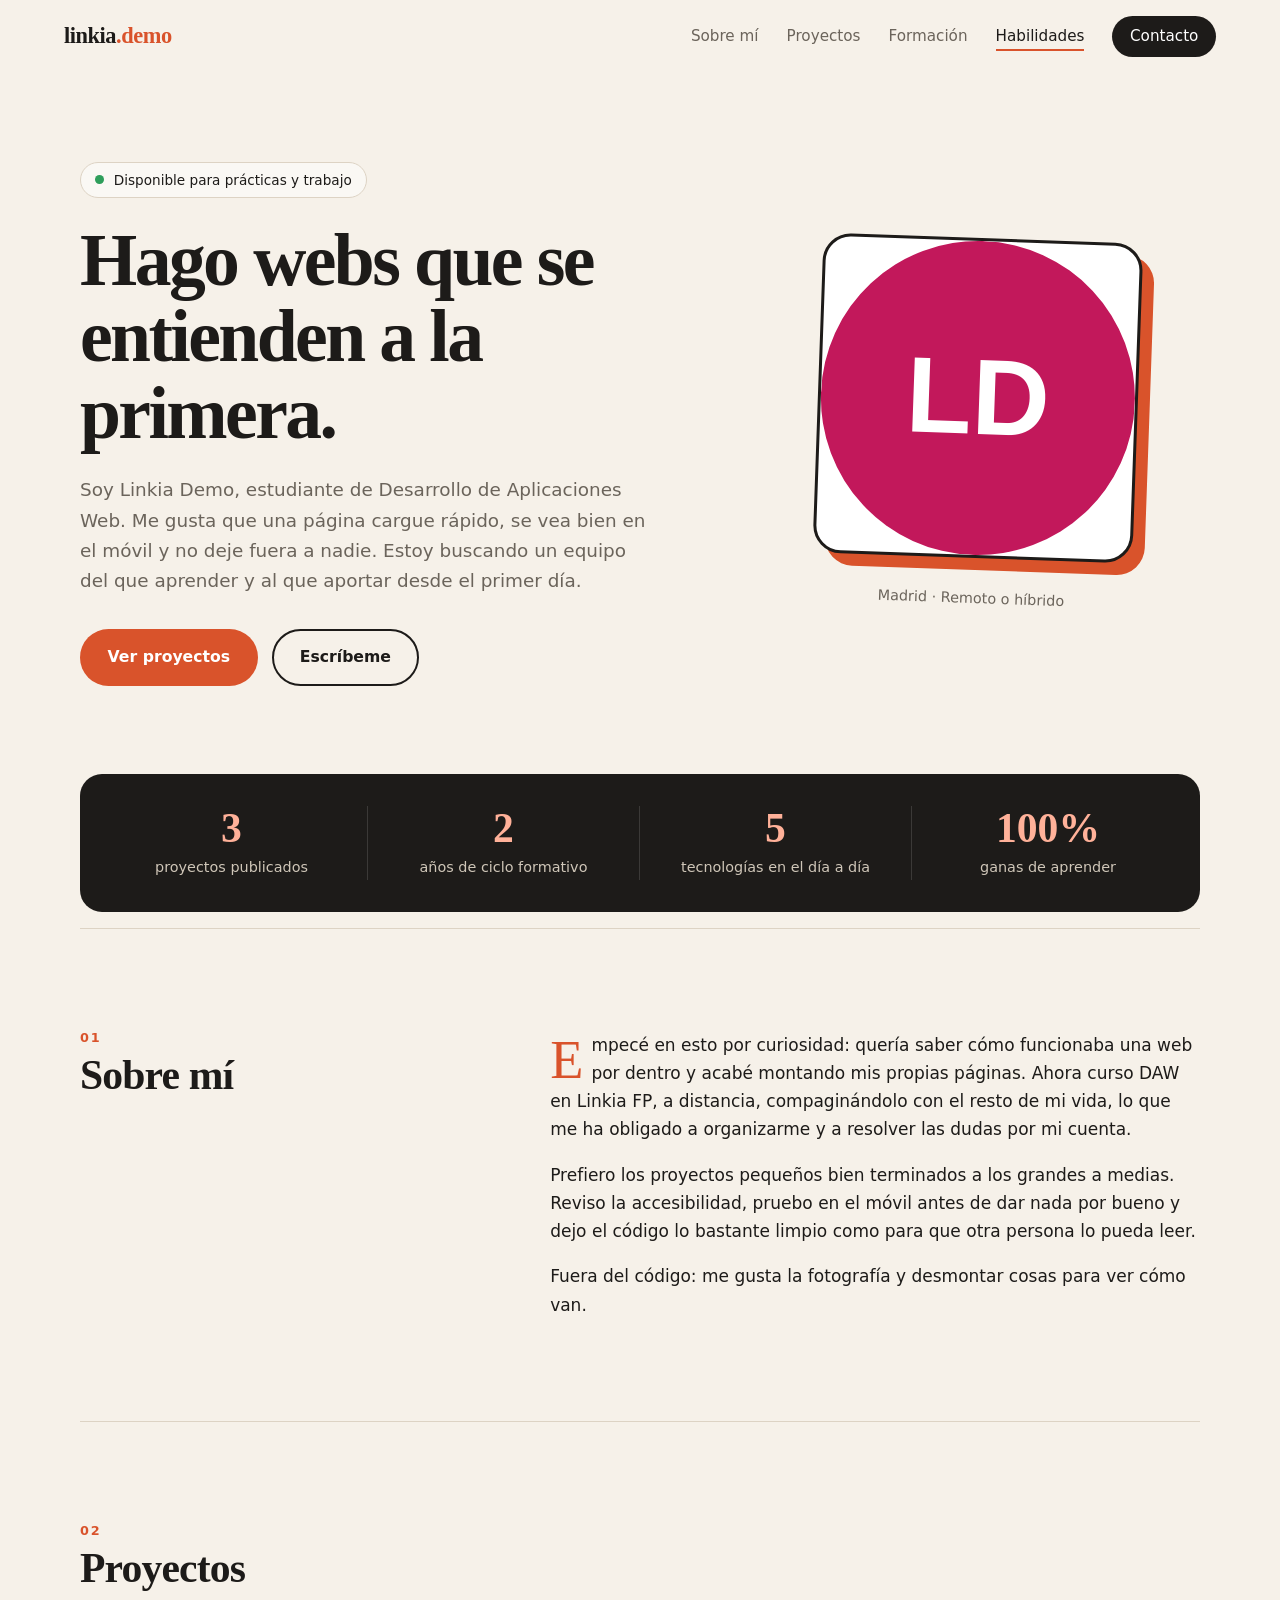
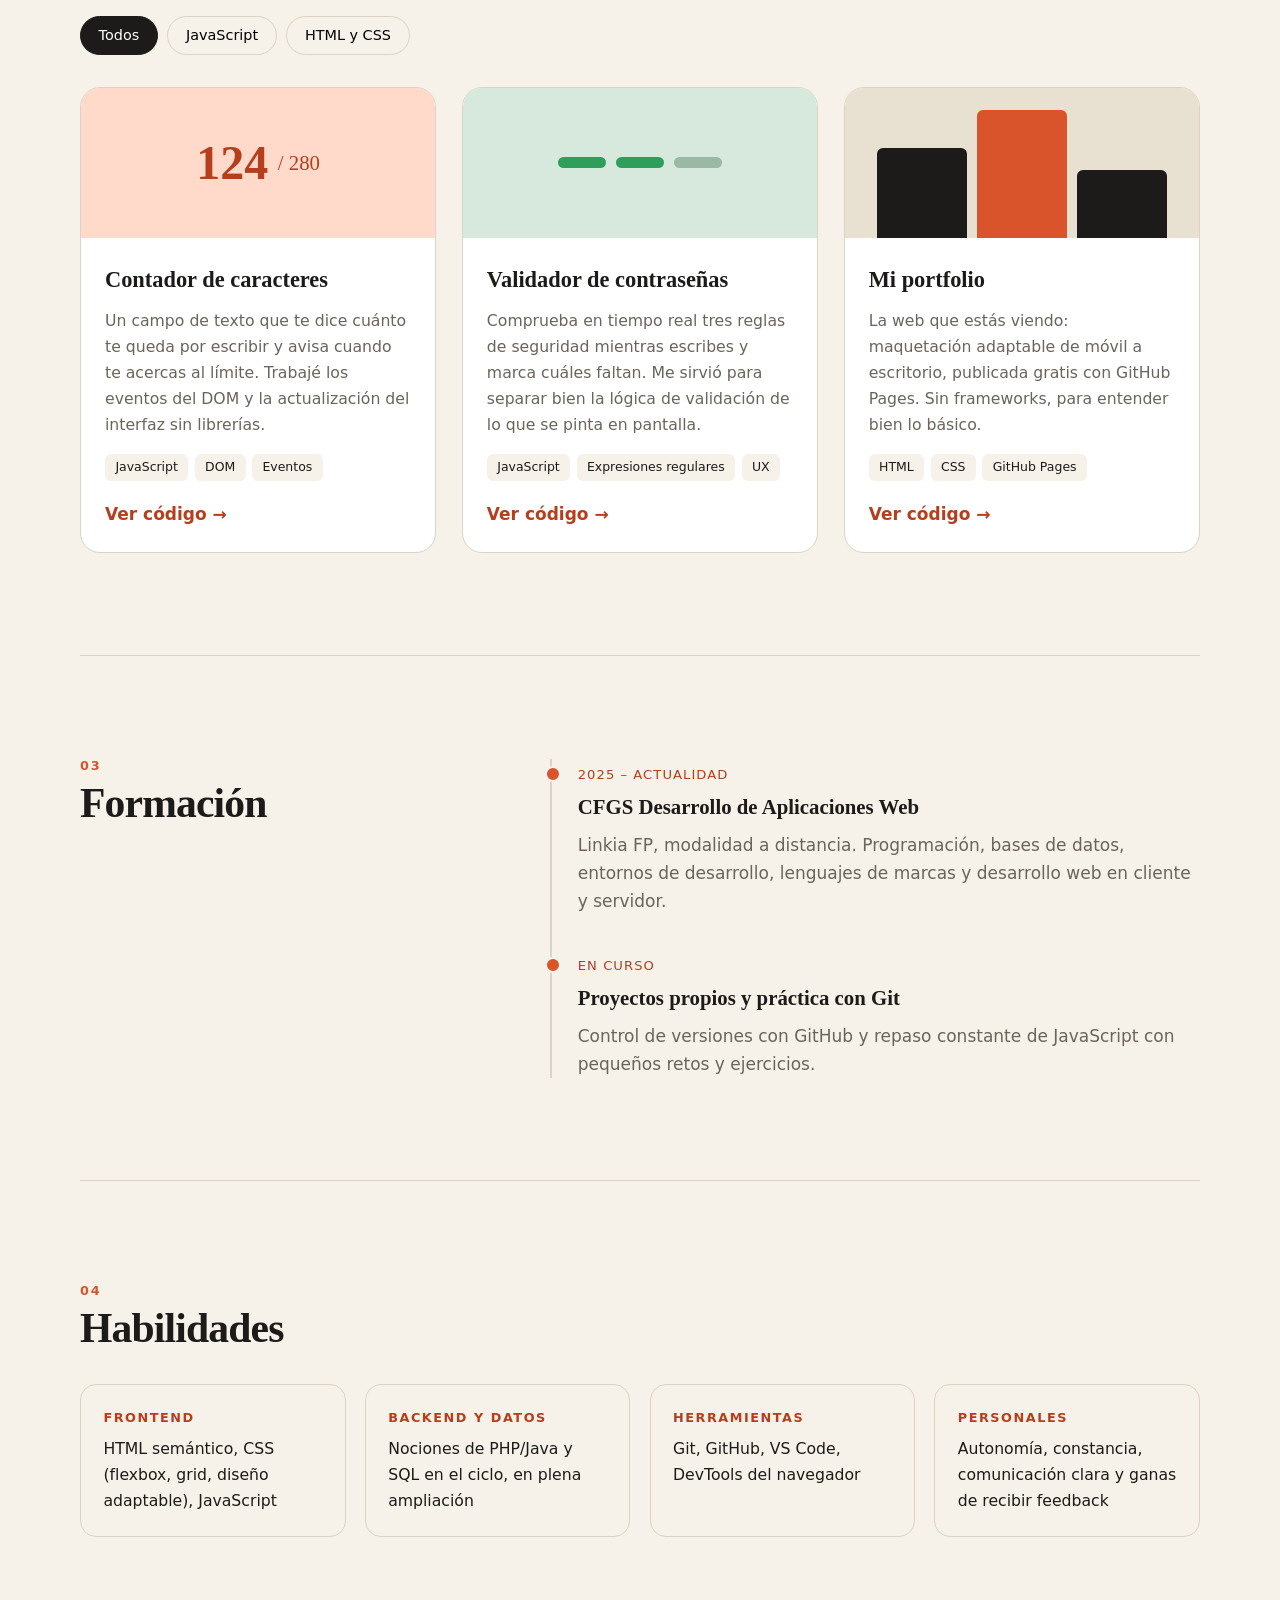
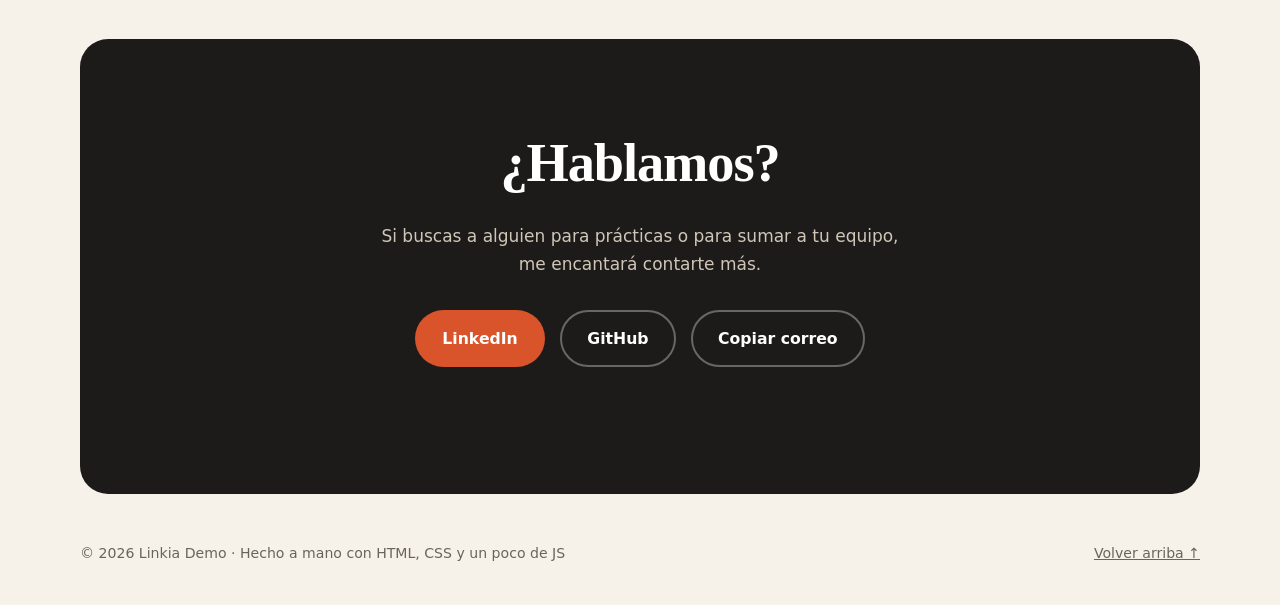
<file: portfolio-copilot.html>
<!DOCTYPE html>
<html lang="es">
<head>
  <meta charset="utf-8">
  <meta name="viewport" content="width=device-width, initial-scale=1">
  <title>Linkia Demo · Desarrollador web junior</title>
  <meta name="description" content="Portfolio de Linkia Demo, estudiante de DAW en Linkia FP. Busco prácticas o mi primer puesto como desarrollador web.">
  <link rel="icon" href="avatar.svg">
  <link rel="stylesheet" href="portfolio-copilot.css">
  <script src="portfolio-copilot.js" defer></script>
</head>
<body>
  <!-- Archivo creado por Copilot: portfolio-copilot.html (no sustituye a index.html) -->
  <a class="saltar" href="#proyectos">Saltar al contenido</a>

  <header class="cabecera" id="cabecera">
    <a class="marca" href="#inicio">linkia<span>.demo</span></a>
    <button class="menu-btn" id="menuBtn" aria-expanded="false" aria-controls="menu">Menú</button>
    <nav id="menu" class="menu">
      <a href="#sobre-mi">Sobre mí</a>
      <a href="#proyectos">Proyectos</a>
      <a href="#formacion">Formación</a>
      <a href="#habilidades">Habilidades</a>
      <a href="#contacto" class="menu-cta">Contacto</a>
    </nav>
  </header>

  <main>
    <section id="inicio" class="hero">
      <div class="hero-texto">
        <p class="etiqueta"><span class="punto"></span> Disponible para prácticas y trabajo</p>
        <h1>Hago webs que se entienden a la primera.</h1>
        <p class="lead">Soy Linkia Demo, estudiante de Desarrollo de Aplicaciones Web. Me gusta que una página cargue rápido, se vea bien en el móvil y no deje fuera a nadie. Estoy buscando un equipo del que aprender y al que aportar desde el primer día.</p>
        <div class="acciones">
          <a class="btn btn-principal" href="#proyectos">Ver proyectos</a>
          <a class="btn btn-borde" href="#contacto">Escríbeme</a>
        </div>
      </div>
      <figure class="hero-foto">
        <img src="avatar.svg" alt="Avatar con las iniciales LD" width="320" height="320">
        <figcaption>Madrid · Remoto o híbrido</figcaption>
      </figure>
    </section>

    <section class="cifras" aria-label="Datos rápidos">
      <div><strong data-cuenta="3">3</strong><span>proyectos publicados</span></div>
      <div><strong data-cuenta="2">2</strong><span>años de ciclo formativo</span></div>
      <div><strong data-cuenta="5">5</strong><span>tecnologías en el día a día</span></div>
      <div><strong>100%</strong><span>ganas de aprender</span></div>
    </section>

    <section id="sobre-mi" class="bloque dos-col">
      <h2><span class="num">01</span> Sobre mí</h2>
      <div class="prosa">
        <p>Empecé en esto por curiosidad: quería saber cómo funcionaba una web por dentro y acabé montando mis propias páginas. Ahora curso DAW en Linkia FP, a distancia, compaginándolo con el resto de mi vida, lo que me ha obligado a organizarme y a resolver las dudas por mi cuenta.</p>
        <p>Prefiero los proyectos pequeños bien terminados a los grandes a medias. Reviso la accesibilidad, pruebo en el móvil antes de dar nada por bueno y dejo el código lo bastante limpio como para que otra persona lo pueda leer.</p>
        <p>Fuera del código: me gusta la fotografía y desmontar cosas para ver cómo van.</p>
      </div>
    </section>

    <section id="proyectos" class="bloque">
      <h2><span class="num">02</span> Proyectos</h2>
      <div class="filtros" role="group" aria-label="Filtrar proyectos">
        <button class="filtro activo" data-filtro="todos">Todos</button>
        <button class="filtro" data-filtro="js">JavaScript</button>
        <button class="filtro" data-filtro="css">HTML y CSS</button>
      </div>
      <div class="proyectos">
        <article class="proyecto" data-tipo="js">
          <div class="mini mini-contador" aria-hidden="true"><span>124</span>/ 280</div>
          <div class="proyecto-cuerpo">
            <h3>Contador de caracteres</h3>
            <p>Un campo de texto que te dice cuánto te queda por escribir y avisa cuando te acercas al límite. Trabajé los eventos del DOM y la actualización del interfaz sin librerías.</p>
            <ul class="tags"><li>JavaScript</li><li>DOM</li><li>Eventos</li></ul>
            <a class="enlace" href="https://github.com/linkia-demo-carlos">Ver código →</a>
          </div>
        </article>
        <article class="proyecto" data-tipo="js">
          <div class="mini mini-pass" aria-hidden="true"><i></i><i></i><i class="off"></i></div>
          <div class="proyecto-cuerpo">
            <h3>Validador de contraseñas</h3>
            <p>Comprueba en tiempo real tres reglas de seguridad mientras escribes y marca cuáles faltan. Me sirvió para separar bien la lógica de validación de lo que se pinta en pantalla.</p>
            <ul class="tags"><li>JavaScript</li><li>Expresiones regulares</li><li>UX</li></ul>
            <a class="enlace" href="https://github.com/linkia-demo-carlos">Ver código →</a>
          </div>
        </article>
        <article class="proyecto" data-tipo="css">
          <div class="mini mini-web" aria-hidden="true"><b></b><b></b><b></b></div>
          <div class="proyecto-cuerpo">
            <h3>Mi portfolio</h3>
            <p>La web que estás viendo: maquetación adaptable de móvil a escritorio, publicada gratis con GitHub Pages. Sin frameworks, para entender bien lo básico.</p>
            <ul class="tags"><li>HTML</li><li>CSS</li><li>GitHub Pages</li></ul>
            <a class="enlace" href="https://github.com/linkia-demo-carlos">Ver código →</a>
          </div>
        </article>
      </div>
    </section>

    <section id="formacion" class="bloque dos-col">
      <h2><span class="num">03</span> Formación</h2>
      <ol class="linea">
        <li>
          <span class="fecha">2025 – actualidad</span>
          <h3>CFGS Desarrollo de Aplicaciones Web</h3>
          <p>Linkia FP, modalidad a distancia. Programación, bases de datos, entornos de desarrollo, lenguajes de marcas y desarrollo web en cliente y servidor.</p>
        </li>
        <li>
          <span class="fecha">En curso</span>
          <h3>Proyectos propios y práctica con Git</h3>
          <p>Control de versiones con GitHub y repaso constante de JavaScript con pequeños retos y ejercicios.</p>
        </li>
      </ol>
    </section>

    <section id="habilidades" class="bloque">
      <h2><span class="num">04</span> Habilidades</h2>
      <div class="skills">
        <div><h3>Frontend</h3><p>HTML semántico, CSS (flexbox, grid, diseño adaptable), JavaScript</p></div>
        <div><h3>Backend y datos</h3><p>Nociones de PHP/Java y SQL en el ciclo, en plena ampliación</p></div>
        <div><h3>Herramientas</h3><p>Git, GitHub, VS Code, DevTools del navegador</p></div>
        <div><h3>Personales</h3><p>Autonomía, constancia, comunicación clara y ganas de recibir feedback</p></div>
      </div>
    </section>

    <section id="contacto" class="contacto">
      <h2>¿Hablamos?</h2>
      <p>Si buscas a alguien para prácticas o para sumar a tu equipo, me encantará contarte más.</p>
      <div class="acciones centro">
        <a class="btn btn-principal" href="https://www.linkedin.com/in/tu-usuario">LinkedIn</a>
        <a class="btn btn-borde-claro" href="https://github.com/linkia-demo-carlos">GitHub</a>
        <button class="btn btn-borde-claro" id="copiarMail" type="button" data-mail="tu-correo@ejemplo.com">Copiar correo</button>
      </div>
      <p class="aviso" id="aviso" role="status" aria-live="polite"></p>
    </section>
  </main>

  <footer class="pie">
    <p>© 2026 Linkia Demo · Hecho a mano con HTML, CSS y un poco de JS</p>
    <a href="#inicio">Volver arriba ↑</a>
  </footer>
</body>
</html>
</file>
<file: estilos.css>
:root {
  --color-principal: #c2185b;
  --color-texto: #222;
  --color-fondo: #fafafa;
  --color-tarjeta: #ffffff;
}

* { box-sizing: border-box; }

body {
  margin: 0;
  font-family: system-ui, sans-serif;
  line-height: 1.6;
  color: var(--color-texto);
  background: var(--color-fondo);
}

.cabecera {
  display: flex;
  justify-content: space-between;
  align-items: center;
  padding: 1rem 1.5rem;
  background: var(--color-tarjeta);
  border-bottom: 1px solid #ddd;
}

.logo { font-weight: bold; color: var(--color-principal); text-decoration: none; }
nav a { margin-left: 1rem; color: var(--color-texto); }

main { max-width: 960px; margin: 0 auto; padding: 1.5rem; }

/* Móvil primero: todo en una columna */
.presentacion { text-align: center; padding: 2rem 0; }
.presentacion img { border-radius: 50%; }

.boton {
  display: inline-block;
  padding: 0.75rem 1.5rem;
  background: var(--color-principal);
  color: #fff;
  border-radius: 6px;
  text-decoration: none;
}

.tarjetas { display: grid; gap: 1rem; }

.tarjeta {
  background: var(--color-tarjeta);
  border: 1px solid #ddd;
  border-radius: 8px;
  padding: 1rem 1.25rem;
}

footer { text-align: center; padding: 1.5rem; color: #555; }

/* Pantallas anchas: foto al lado y tres columnas */
@media (min-width: 768px) {
  .presentacion { display: flex; align-items: center; gap: 2rem; text-align: left; }
  .tarjetas { grid-template-columns: repeat(3, 1fr); }
}
</file>
<file: portfolio-copilot.css>
/* Archivo creado por Copilot: portfolio-copilot.css */
:root{
  --papel:#f6f1e9;
  --tinta:#1d1b19;
  --suave:#6b645b;
  --linea:#ddd3c4;
  --acento:#d9532b;
  --acento-oscuro:#b53f1d;
  --noche:#1d1b19;
  --serif:Georgia,"Times New Roman",serif;
  --sans:system-ui,-apple-system,"Segoe UI",Roboto,sans-serif;
}
*{box-sizing:border-box;margin:0}
html{scroll-behavior:smooth;scroll-padding-top:80px}
body{font-family:var(--sans);background:var(--papel);color:var(--tinta);line-height:1.65;font-size:1.0625rem}
img{max-width:100%;height:auto}
a{color:inherit}
:focus-visible{outline:3px solid var(--acento);outline-offset:3px}
.saltar{position:absolute;left:-999px;background:var(--tinta);color:#fff;padding:.5rem 1rem;z-index:100}
.saltar:focus{left:1rem;top:1rem}

/* Cabecera */
.cabecera{position:sticky;top:0;z-index:50;display:flex;align-items:center;justify-content:space-between;padding:1rem clamp(1.25rem,5vw,4rem);background:rgba(246,241,233,.88);backdrop-filter:blur(10px);border-bottom:1px solid transparent;transition:border-color .3s}
.cabecera.scroll{border-color:var(--linea)}
.marca{font-family:var(--serif);font-size:1.4rem;font-weight:700;text-decoration:none;letter-spacing:-.02em}
.marca span{color:var(--acento)}
.menu{display:flex;gap:1.75rem;align-items:center}
.menu a{text-decoration:none;font-size:.95rem;color:var(--suave);transition:color .2s}
.menu a:hover,.menu a.actual{color:var(--tinta)}
.menu a.actual{box-shadow:0 2px 0 var(--acento)}
.menu .menu-cta{color:#fff;background:var(--tinta);padding:.5rem 1.1rem;border-radius:99px;box-shadow:none}
.menu .menu-cta:hover{background:var(--acento);color:#fff}
.menu-btn{display:none;background:none;border:1px solid var(--tinta);border-radius:99px;padding:.4rem 1rem;font:inherit;cursor:pointer}

/* Estructura */
main{overflow-x:hidden}
.hero,.cifras,.bloque,.contacto{width:min(1120px,100% - 2.5rem);margin-inline:auto}
.bloque{padding:clamp(3.5rem,8vw,6.5rem) 0;border-top:1px solid var(--linea)}
.bloque h2{font-family:var(--serif);font-size:clamp(1.9rem,4vw,2.6rem);line-height:1.1;letter-spacing:-.02em;margin-bottom:2rem}
.num{display:block;font-family:var(--sans);font-size:.8rem;letter-spacing:.15em;color:var(--acento);margin-bottom:.5rem}
.dos-col{display:grid;grid-template-columns:1fr 1.6fr;gap:2rem 4rem}
.dos-col h2{margin:0}

/* Hero */
.hero{display:grid;grid-template-columns:1.4fr 1fr;gap:3rem;align-items:center;padding:clamp(2.5rem,7vw,5.5rem) 0}
.etiqueta{display:inline-flex;align-items:center;gap:.6rem;font-size:.85rem;border:1px solid var(--linea);padding:.35rem .9rem;border-radius:99px;margin-bottom:1.5rem;background:#fff8}
.punto{width:.55rem;height:.55rem;border-radius:50%;background:#2e9e5b;animation:pulso 2s infinite}
@keyframes pulso{50%{box-shadow:0 0 0 6px #2e9e5b22}}
.hero h1{font-family:var(--serif);font-size:clamp(2.5rem,6.2vw,4.6rem);line-height:1.04;letter-spacing:-.035em;margin-bottom:1.5rem}
.lead{color:var(--suave);max-width:36rem;font-size:1.15rem}
.acciones{display:flex;flex-wrap:wrap;gap:.9rem;margin-top:2rem}
.acciones.centro{justify-content:center}
.btn{display:inline-block;font:inherit;font-weight:600;font-size:.98rem;padding:.85rem 1.6rem;border-radius:99px;text-decoration:none;cursor:pointer;border:2px solid transparent;transition:transform .2s,background .2s,color .2s}
.btn:hover{transform:translateY(-2px)}
.btn-principal{background:var(--acento);color:#fff}
.btn-principal:hover{background:var(--acento-oscuro)}
.btn-borde{border-color:var(--tinta);background:none;color:var(--tinta)}
.btn-borde:hover{background:var(--tinta);color:#fff}
.btn-borde-claro{border-color:#fff5;background:none;color:#fff}
.btn-borde-claro:hover{background:#fff;color:var(--tinta)}
.hero-foto{position:relative;justify-self:center;transform:rotate(2deg)}
.hero-foto img{display:block;width:min(320px,70vw);border-radius:28px;border:3px solid var(--tinta);box-shadow:12px 12px 0 var(--acento);background:#fff}
.hero-foto figcaption{margin-top:1.8rem;text-align:center;font-size:.9rem;color:var(--suave)}

/* Cifras */
.cifras{display:grid;grid-template-columns:repeat(4,1fr);background:var(--noche);color:#fff;border-radius:22px;padding:2rem 1rem;margin-bottom:1rem}
.cifras div{text-align:center;padding:0 .5rem;border-right:1px solid #fff2}
.cifras div:last-child{border:0}
.cifras strong{display:block;font-family:var(--serif);font-size:2.6rem;line-height:1.1;color:#ffb199}
.cifras span{font-size:.9rem;color:#cfc6b8}

.prosa p+p{margin-top:1.1rem}
.prosa p:first-child::first-letter{font-family:var(--serif);font-size:3.4rem;float:left;line-height:.9;padding:.3rem .5rem 0 0;color:var(--acento)}

/* Proyectos */
.filtros{display:flex;gap:.6rem;flex-wrap:wrap;margin:-.5rem 0 2rem}
.filtro{font:inherit;font-size:.9rem;background:none;border:1px solid var(--linea);padding:.4rem 1.1rem;border-radius:99px;cursor:pointer;transition:.2s}
.filtro:hover{border-color:var(--tinta)}
.filtro.activo{background:var(--tinta);color:#fff;border-color:var(--tinta)}
.proyectos{display:grid;grid-template-columns:repeat(auto-fit,minmax(290px,1fr));gap:1.6rem}
.proyecto{display:flex;flex-direction:column;background:#fff;border:1px solid var(--linea);border-radius:20px;overflow:hidden;transition:transform .25s,box-shadow .25s}
.proyecto:hover{transform:translateY(-6px);box-shadow:0 18px 34px -18px #1d1b1966}
.proyecto[hidden]{display:none}
.proyecto-cuerpo{padding:1.5rem;display:flex;flex-direction:column;flex:1}
.proyecto h3{font-family:var(--serif);font-size:1.4rem;margin-bottom:.6rem}
.proyecto p{color:var(--suave);font-size:.98rem}
.tags{list-style:none;padding:0;display:flex;flex-wrap:wrap;gap:.4rem;margin:1rem 0 1.2rem}
.tags li{font-size:.78rem;background:var(--papel);padding:.2rem .65rem;border-radius:6px}
.enlace{margin-top:auto;font-weight:600;color:var(--acento-oscuro);text-decoration:none}
.enlace:hover{text-decoration:underline}
.mini{height:150px;display:flex;align-items:center;justify-content:center;gap:.6rem}
.mini-contador{background:#ffd9c9;font-family:var(--serif);font-size:1.3rem;color:var(--acento-oscuro)}
.mini-contador span{font-size:3rem;font-weight:700}
.mini-pass{background:#d7e8dc}
.mini-pass i{width:3rem;height:.7rem;border-radius:9px;background:#2e9e5b}
.mini-pass i.off{background:#9bb8a5}
.mini-web{background:#e8e0d0;align-items:flex-end;padding:0 2rem}
.mini-web b{flex:1;background:var(--tinta);border-radius:6px 6px 0 0}
.mini-web b:nth-child(1){height:60%}.mini-web b:nth-child(2){height:85%;background:var(--acento)}.mini-web b:nth-child(3){height:45%}

/* Formación */
.linea{list-style:none;padding:0 0 0 1.6rem;border-left:2px solid var(--linea)}
.linea li{position:relative;padding-bottom:2.2rem}
.linea li:last-child{padding-bottom:0}
.linea li::before{content:"";position:absolute;left:calc(-1.6rem - 7px);top:.45rem;width:12px;height:12px;border-radius:50%;background:var(--acento);border:2px solid var(--papel);box-sizing:content-box}
.fecha{font-size:.82rem;letter-spacing:.08em;text-transform:uppercase;color:var(--acento-oscuro)}
.linea h3{font-family:var(--serif);font-size:1.3rem;margin:.2rem 0 .4rem}
.linea p{color:var(--suave)}

/* Habilidades */
.skills{display:grid;grid-template-columns:repeat(auto-fit,minmax(220px,1fr));gap:1.2rem}
.skills div{padding:1.4rem;border:1px solid var(--linea);border-radius:16px}
.skills h3{font-size:.8rem;letter-spacing:.12em;text-transform:uppercase;color:var(--acento-oscuro);margin-bottom:.5rem}
.skills p{font-size:.98rem}

/* Contacto */
.contacto{background:var(--noche);color:#fff;border-radius:28px;padding:clamp(2.5rem,7vw,5rem) 1.5rem;text-align:center;margin-bottom:3rem}
.contacto h2{font-family:var(--serif);font-size:clamp(2.2rem,5vw,3.4rem);letter-spacing:-.02em;margin-bottom:.8rem}
.contacto p{color:#cfc6b8;max-width:34rem;margin-inline:auto}
.contacto .aviso{min-height:1.6em;margin-top:1.2rem;color:#ffb199}

.pie{display:flex;justify-content:space-between;flex-wrap:wrap;gap:.5rem;width:min(1120px,100% - 2.5rem);margin:0 auto;padding:0 0 2.5rem;font-size:.88rem;color:var(--suave)}

/* Aparición al hacer scroll */
.js .reveal{opacity:0;transform:translateY(24px);transition:opacity .7s,transform .7s}
.js .reveal.visible{opacity:1;transform:none}

@media (max-width:820px){
  .menu-btn{display:block}
  .menu{display:none;position:absolute;top:100%;left:0;right:0;flex-direction:column;align-items:flex-start;gap:1rem;padding:1.2rem 1.5rem 1.5rem;background:var(--papel);border-bottom:1px solid var(--linea)}
  .menu.abierto{display:flex}
  .hero,.dos-col{grid-template-columns:1fr}
  .hero-foto{order:-1;justify-self:start}
  .hero-foto img{width:150px;box-shadow:7px 7px 0 var(--acento)}
  .hero-foto figcaption{display:none}
  .cifras{grid-template-columns:1fr 1fr;row-gap:1.5rem}
  .cifras div:nth-child(2){border:0}
}
@media (prefers-reduced-motion:reduce){
  html{scroll-behavior:auto}
  *{animation:none!important;transition:none!important}
  .js .reveal{opacity:1;transform:none}
}
</file>
